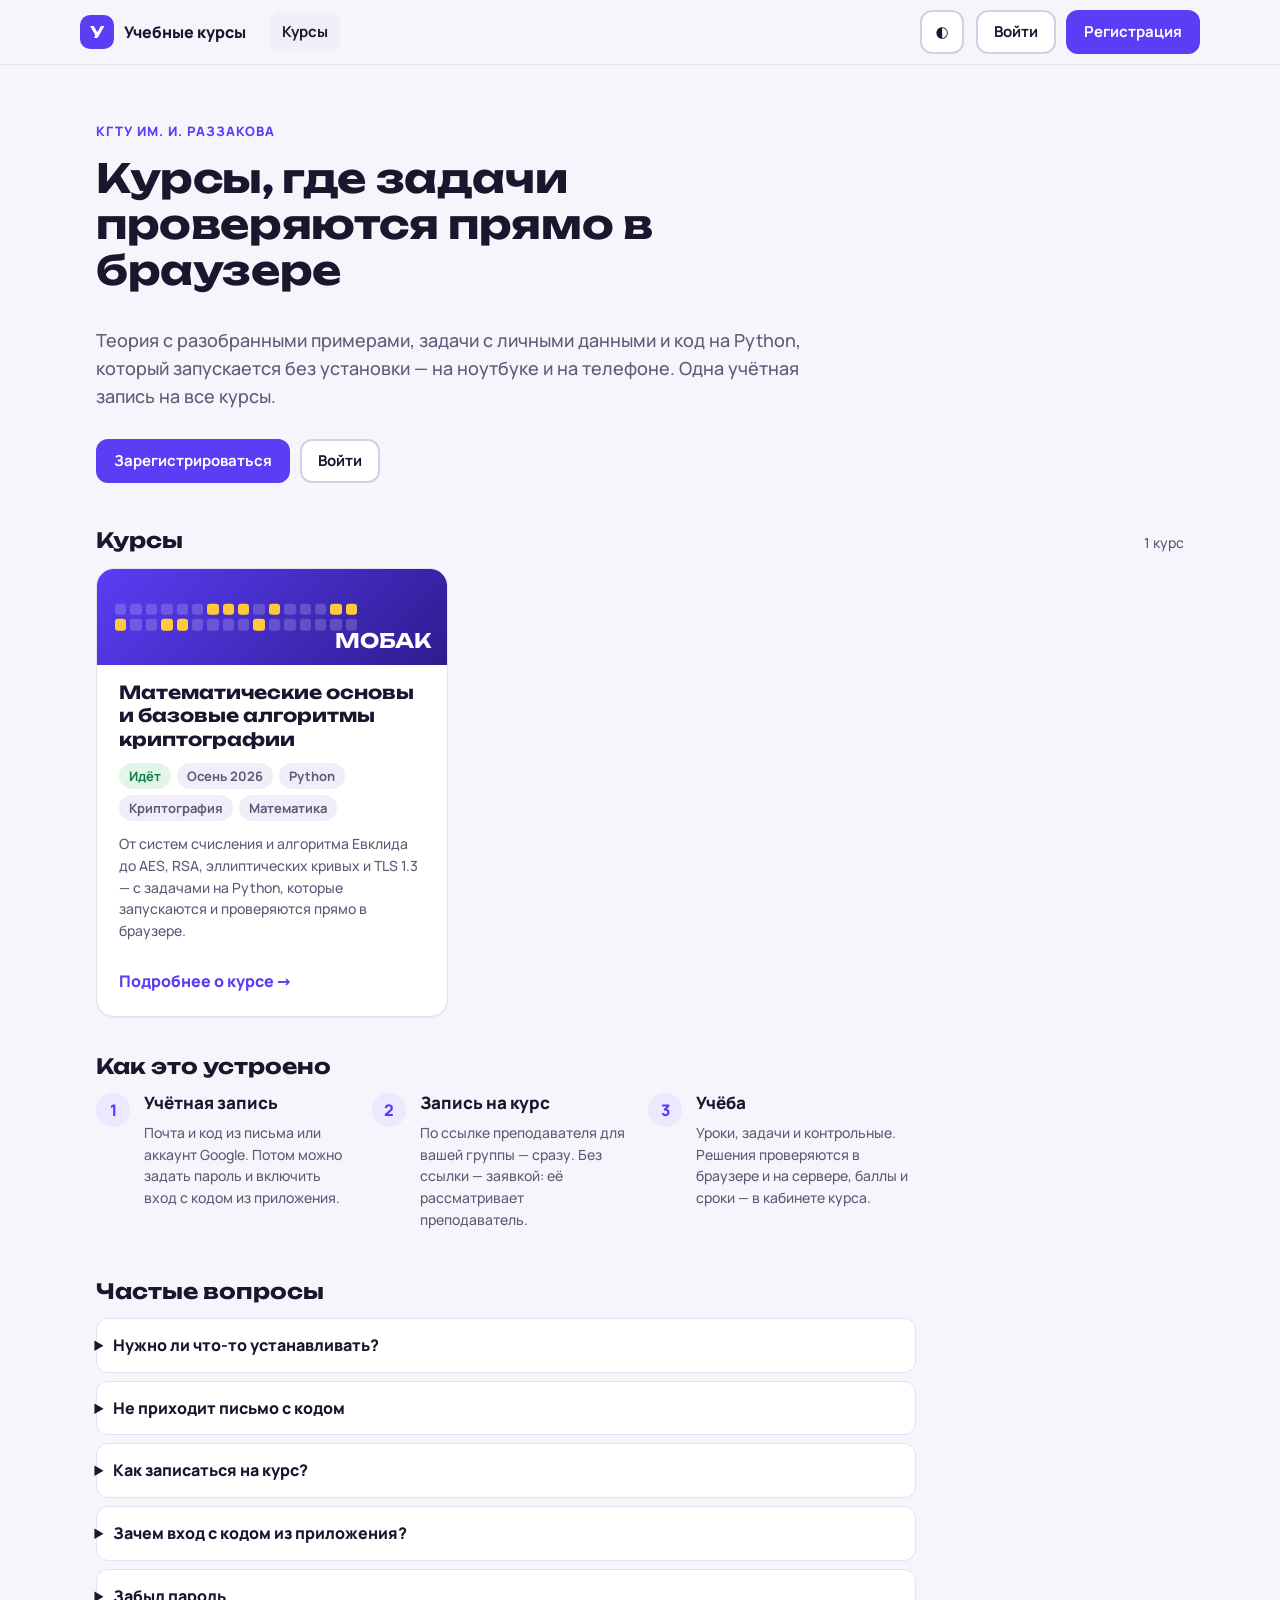
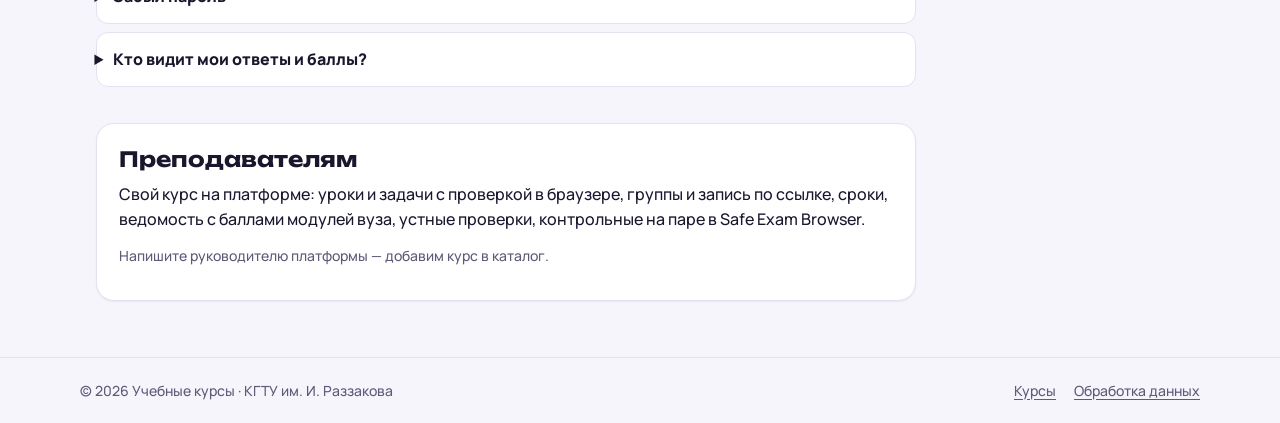
<file: index.html>
<!doctype html>
<html lang="ru" data-page="home">
<head>
<meta charset="utf-8">
<meta name="viewport" content="width=device-width, initial-scale=1">
<link rel="icon" href="data:image/svg+xml,%3Csvg xmlns=%22http://www.w3.org/2000/svg%22 viewBox=%220 0 32 32%22%3E%3Crect width=%2232%22 height=%2232%22 rx=%228%22 fill=%22%235b3df5%22/%3E%3Crect x=%227%22 y=%227%22 width=%228%22 height=%228%22 rx=%222%22 fill=%22%23ffc93c%22/%3E%3Crect x=%2217%22 y=%2217%22 width=%228%22 height=%228%22 rx=%222%22 fill=%22%23ffc93c%22/%3E%3Crect x=%2217%22 y=%227%22 width=%228%22 height=%228%22 rx=%222%22 fill=%22%23fff%22 opacity=%22.3%22/%3E%3Crect x=%227%22 y=%2217%22 width=%228%22 height=%228%22 rx=%222%22 fill=%22%23fff%22 opacity=%22.3%22/%3E%3C/svg%3E">
<meta http-equiv="Content-Security-Policy" content="default-src 'self'; script-src 'self' https://challenges.cloudflare.com; style-src 'self' 'unsafe-inline'; img-src 'self' data:; font-src 'self'; connect-src 'self' https://tdyxkkylfhqpvdlbpwzs.supabase.co wss://tdyxkkylfhqpvdlbpwzs.supabase.co https://api.pwnedpasswords.com; frame-src https://challenges.cloudflare.com; base-uri 'self'; form-action 'self'; object-src 'none'">
<meta name="referrer" content="no-referrer">
<title>Учебные курсы</title>
<meta name="description" content="Учебные курсы: каталог, запись и обучение с задачами, которые проверяются прямо в браузере.">
<link rel="stylesheet" href="assets/fonts/platform.css">
<link rel="stylesheet" href="platform.css">
<script src="vendor/supabase-js-2.45.4.min.js" integrity="sha384-GFr3yTh5lJznCbZfpTtXnwboFsxqtTQoeTZCRHhE0579KrRmlCzen5AA8ohaB5ug" crossorigin="anonymous" referrerpolicy="no-referrer"></script>
<script src="platform.js"></script>
<script src="home.js" defer></script>
</head>
<body>
<a class="sr-skip" href="#main">К содержимому</a>
<header id="top"></header>
<main id="main" tabindex="-1"><div class="loading">Загрузка…</div></main>
<footer id="foot"></footer>
</body>
</html>
</file>
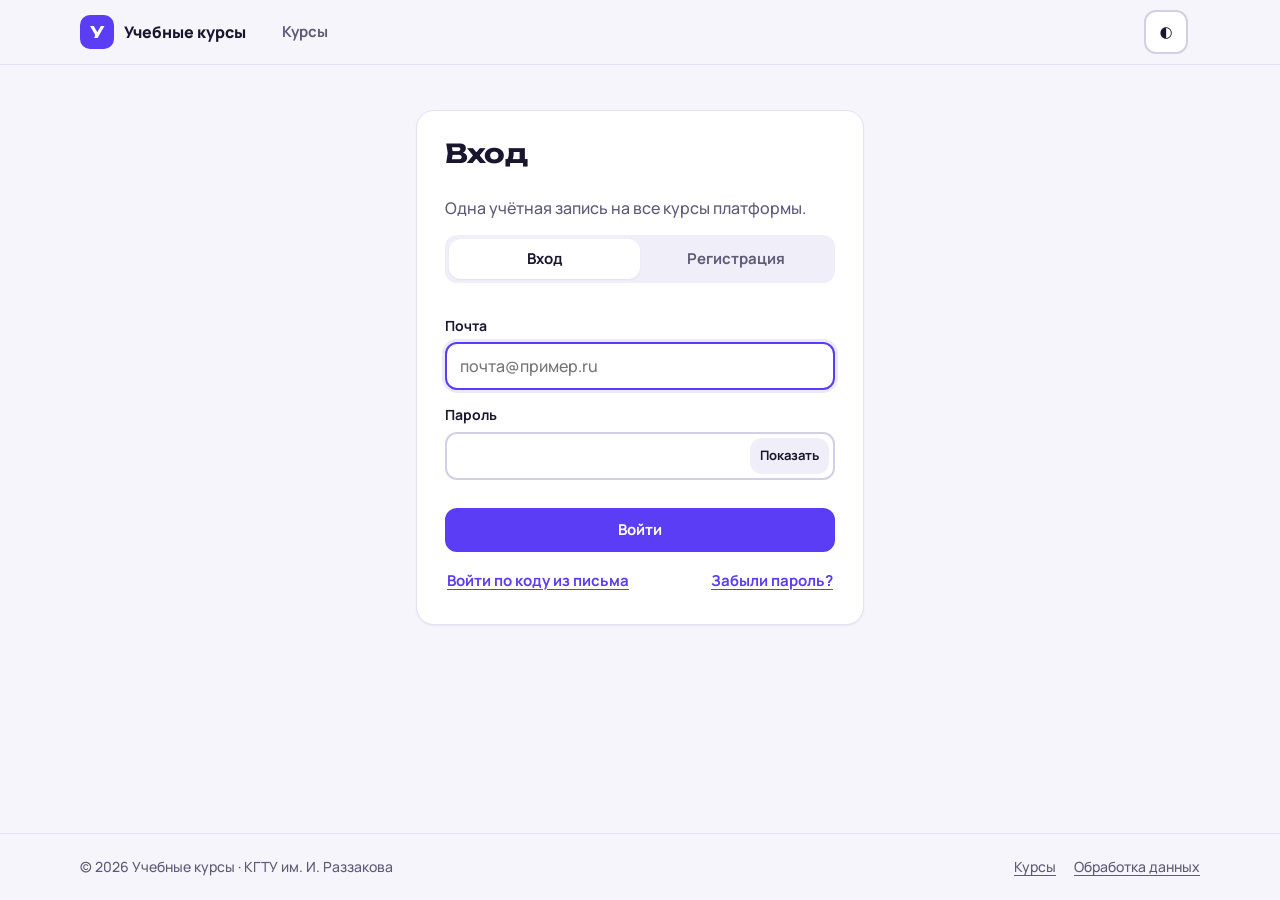
<file: account.html>
<!doctype html>
<html lang="ru" data-page="account">
<head>
<meta charset="utf-8">
<meta name="viewport" content="width=device-width, initial-scale=1">
<link rel="icon" href="data:image/svg+xml,%3Csvg xmlns=%22http://www.w3.org/2000/svg%22 viewBox=%220 0 32 32%22%3E%3Crect width=%2232%22 height=%2232%22 rx=%228%22 fill=%22%235b3df5%22/%3E%3Crect x=%227%22 y=%227%22 width=%228%22 height=%228%22 rx=%222%22 fill=%22%23ffc93c%22/%3E%3Crect x=%2217%22 y=%2217%22 width=%228%22 height=%228%22 rx=%222%22 fill=%22%23ffc93c%22/%3E%3Crect x=%2217%22 y=%227%22 width=%228%22 height=%228%22 rx=%222%22 fill=%22%23fff%22 opacity=%22.3%22/%3E%3Crect x=%227%22 y=%2217%22 width=%228%22 height=%228%22 rx=%222%22 fill=%22%23fff%22 opacity=%22.3%22/%3E%3C/svg%3E">
<meta http-equiv="Content-Security-Policy" content="default-src 'self'; script-src 'self' https://challenges.cloudflare.com; style-src 'self' 'unsafe-inline'; img-src 'self' data:; font-src 'self'; connect-src 'self' https://tdyxkkylfhqpvdlbpwzs.supabase.co wss://tdyxkkylfhqpvdlbpwzs.supabase.co https://api.pwnedpasswords.com; frame-src https://challenges.cloudflare.com; base-uri 'self'; form-action 'self'; object-src 'none'">
<meta name="referrer" content="no-referrer">
<title>Аккаунт и безопасность</title>
<meta name="description" content="Профиль, пароль, двухфакторная аутентификация и сеансы.">
<link rel="stylesheet" href="assets/fonts/platform.css">
<link rel="stylesheet" href="platform.css">
<script src="vendor/supabase-js-2.45.4.min.js" integrity="sha384-GFr3yTh5lJznCbZfpTtXnwboFsxqtTQoeTZCRHhE0579KrRmlCzen5AA8ohaB5ug" crossorigin="anonymous" referrerpolicy="no-referrer"></script>
<script src="platform.js"></script>
<script src="account.js" defer></script>
</head>
<body>
<a class="sr-skip" href="#main">К содержимому</a>
<header id="top"></header>
<main id="main" tabindex="-1"><div class="loading">Загрузка…</div></main>
<footer id="foot"></footer>
</body>
</html>
</file>
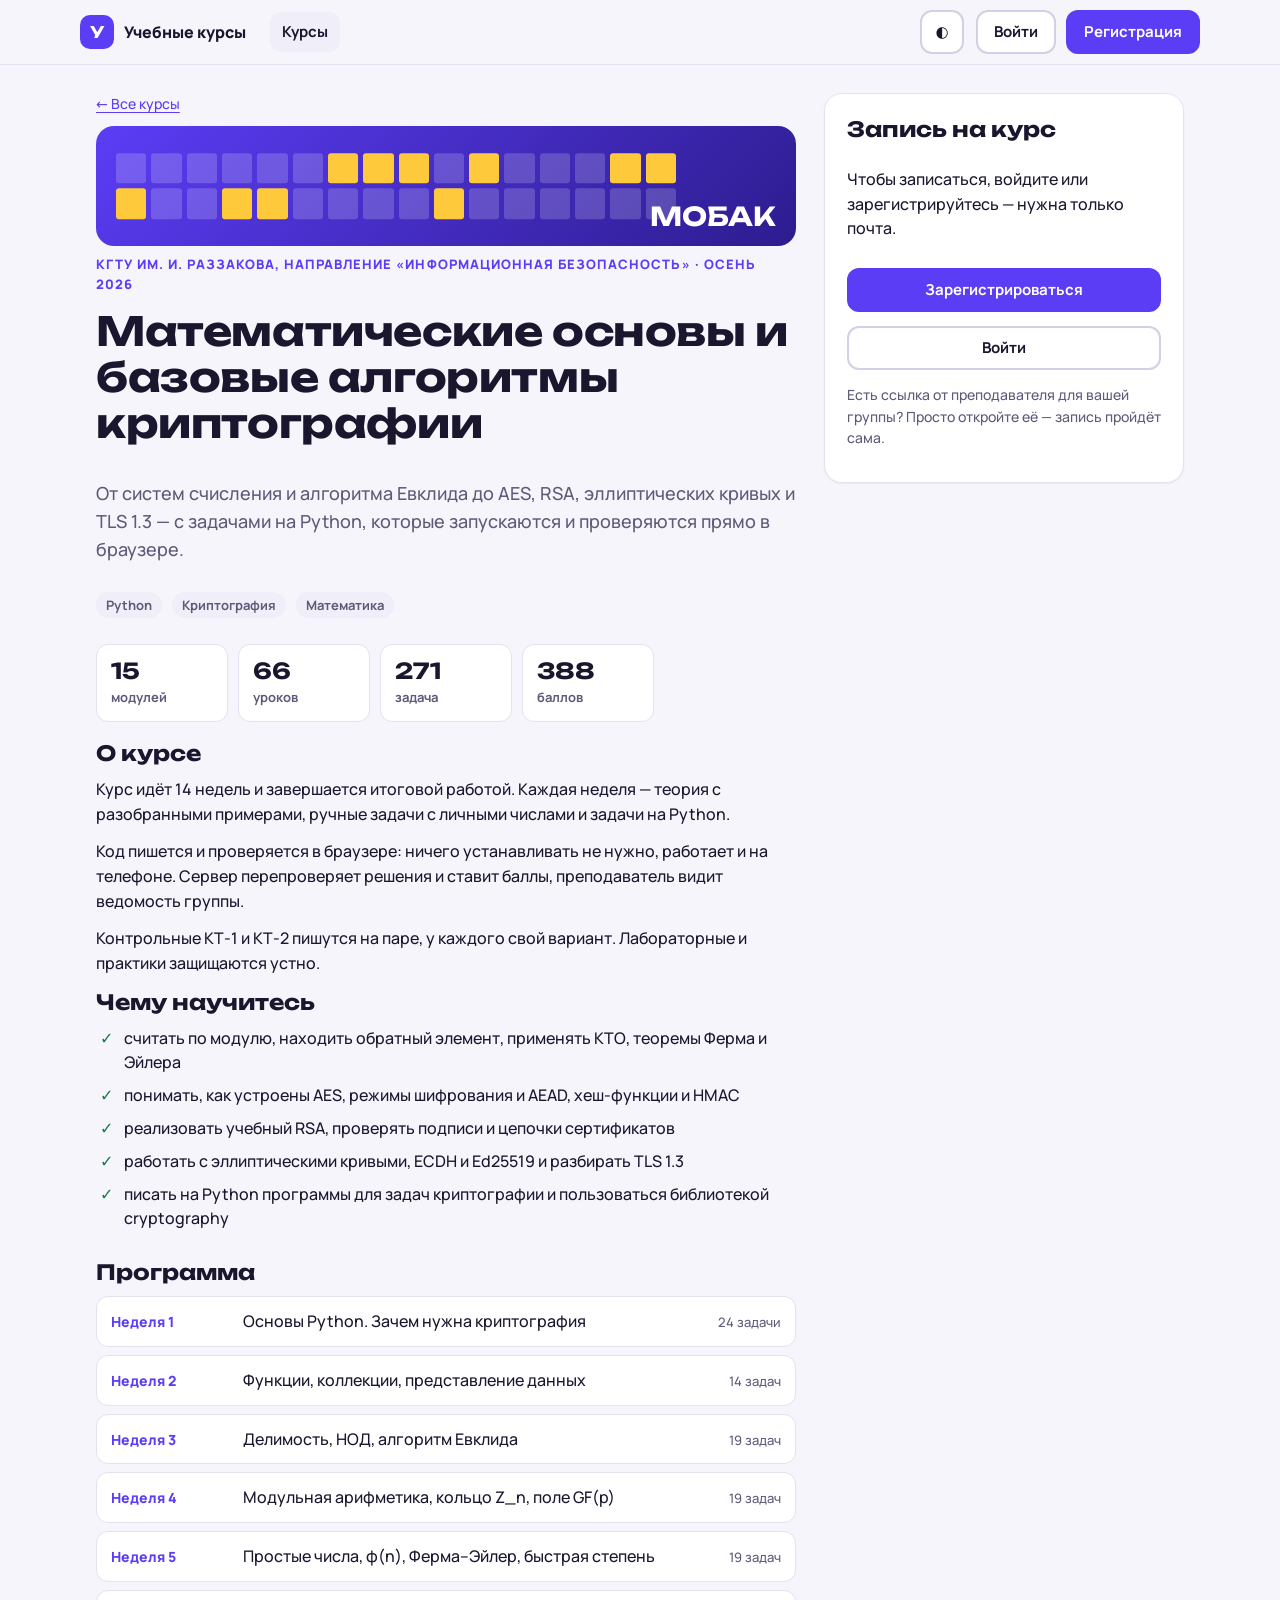
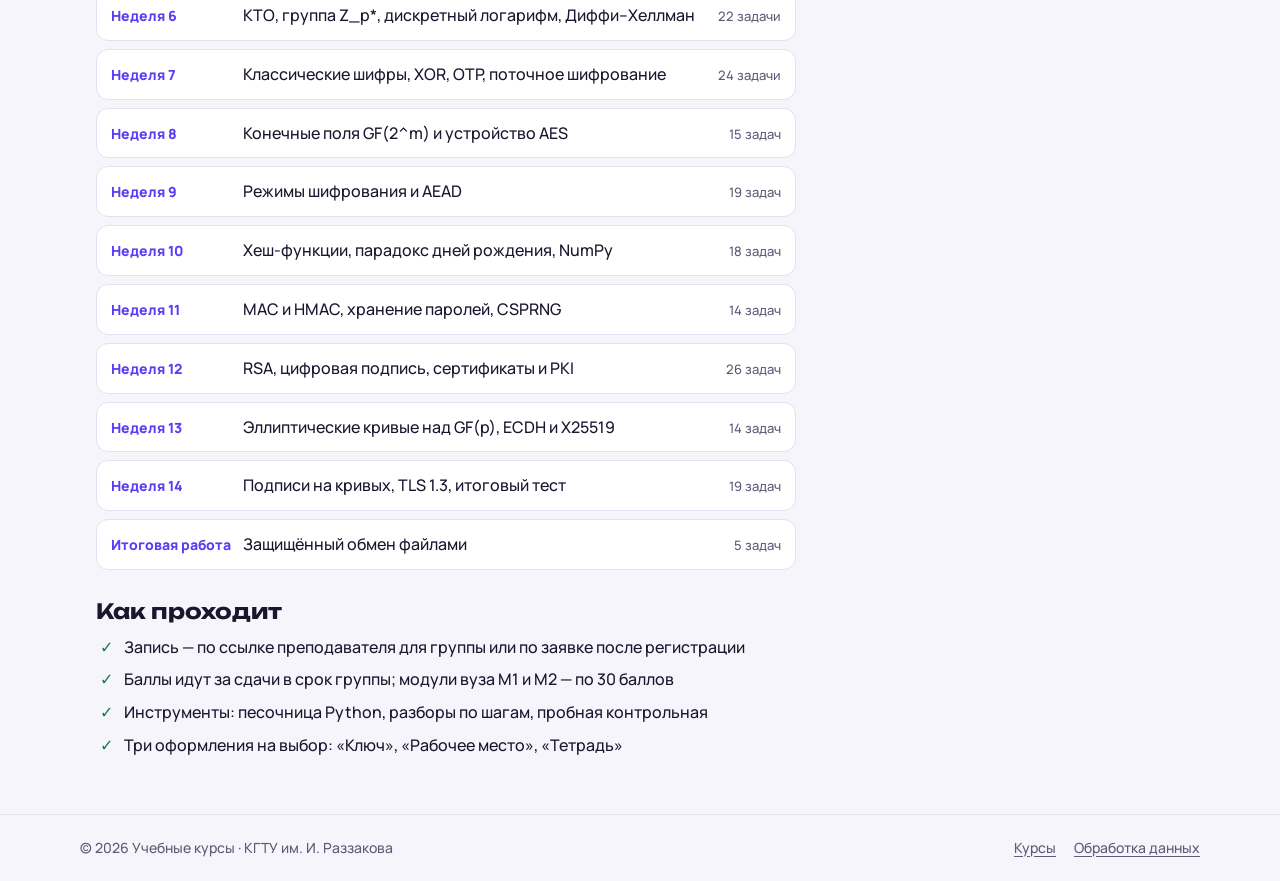
<file: course.html>
<!doctype html>
<html lang="ru" data-page="course">
<head>
<meta charset="utf-8">
<meta name="viewport" content="width=device-width, initial-scale=1">
<link rel="icon" href="data:image/svg+xml,%3Csvg xmlns=%22http://www.w3.org/2000/svg%22 viewBox=%220 0 32 32%22%3E%3Crect width=%2232%22 height=%2232%22 rx=%228%22 fill=%22%235b3df5%22/%3E%3Crect x=%227%22 y=%227%22 width=%228%22 height=%228%22 rx=%222%22 fill=%22%23ffc93c%22/%3E%3Crect x=%2217%22 y=%2217%22 width=%228%22 height=%228%22 rx=%222%22 fill=%22%23ffc93c%22/%3E%3Crect x=%2217%22 y=%227%22 width=%228%22 height=%228%22 rx=%222%22 fill=%22%23fff%22 opacity=%22.3%22/%3E%3Crect x=%227%22 y=%2217%22 width=%228%22 height=%228%22 rx=%222%22 fill=%22%23fff%22 opacity=%22.3%22/%3E%3C/svg%3E">
<meta http-equiv="Content-Security-Policy" content="default-src 'self'; script-src 'self' https://challenges.cloudflare.com; style-src 'self' 'unsafe-inline'; img-src 'self' data:; font-src 'self'; connect-src 'self' https://tdyxkkylfhqpvdlbpwzs.supabase.co wss://tdyxkkylfhqpvdlbpwzs.supabase.co https://api.pwnedpasswords.com; frame-src https://challenges.cloudflare.com; base-uri 'self'; form-action 'self'; object-src 'none'">
<meta name="referrer" content="no-referrer">
<title>Курс</title>
<meta name="description" content="Описание курса, программа и запись.">
<link rel="stylesheet" href="assets/fonts/platform.css">
<link rel="stylesheet" href="platform.css">
<script src="vendor/supabase-js-2.45.4.min.js" integrity="sha384-GFr3yTh5lJznCbZfpTtXnwboFsxqtTQoeTZCRHhE0579KrRmlCzen5AA8ohaB5ug" crossorigin="anonymous" referrerpolicy="no-referrer"></script>
<script src="platform.js"></script>
<script src="course.js" defer></script>
</head>
<body>
<a class="sr-skip" href="#main">К содержимому</a>
<header id="top"></header>
<main id="main" tabindex="-1"><div class="loading">Загрузка…</div></main>
<footer id="foot"></footer>
</body>
</html>
</file>
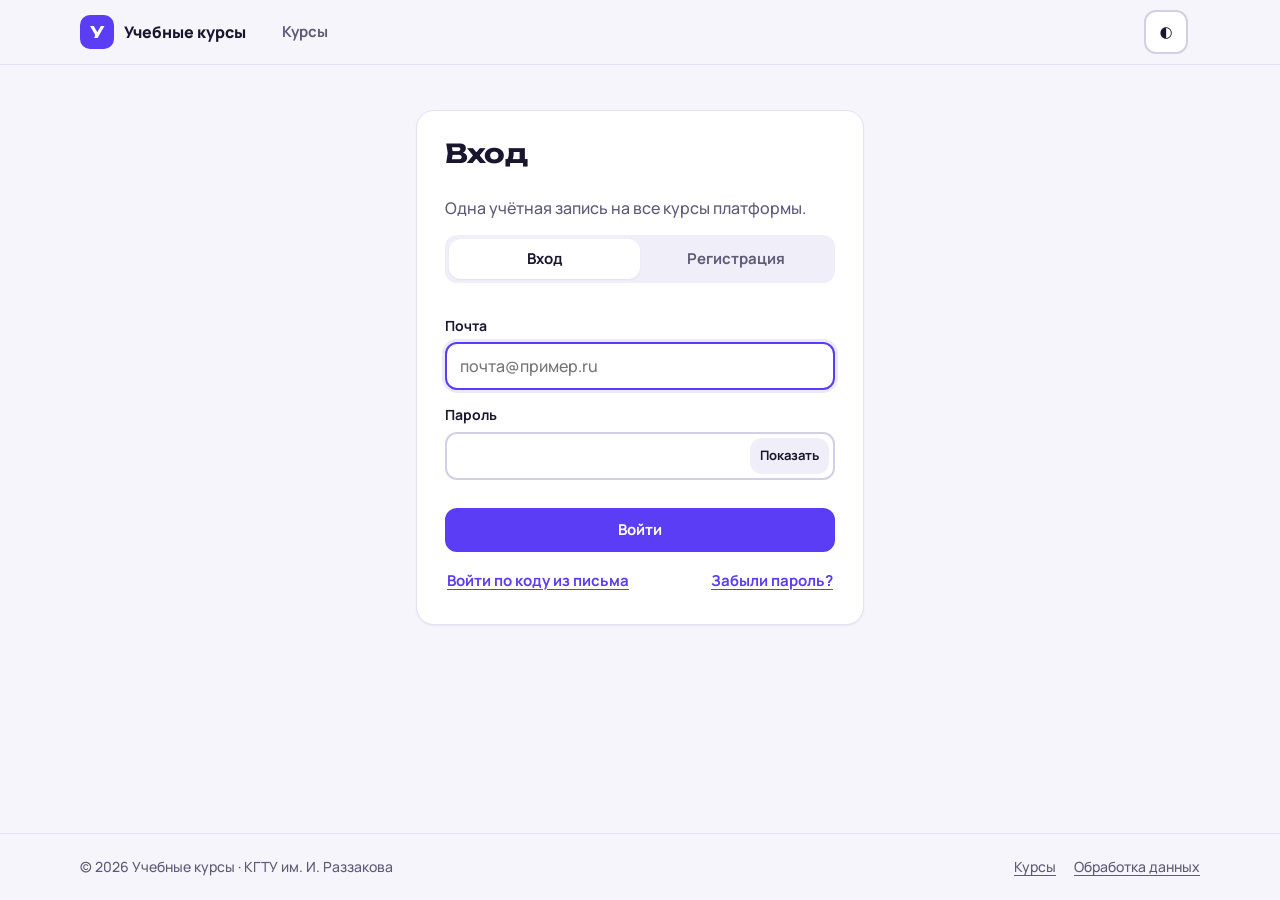
<file: login.html>
<!doctype html>
<html lang="ru" data-page="login">
<head>
<meta charset="utf-8">
<meta name="viewport" content="width=device-width, initial-scale=1">
<link rel="icon" href="data:image/svg+xml,%3Csvg xmlns=%22http://www.w3.org/2000/svg%22 viewBox=%220 0 32 32%22%3E%3Crect width=%2232%22 height=%2232%22 rx=%228%22 fill=%22%235b3df5%22/%3E%3Crect x=%227%22 y=%227%22 width=%228%22 height=%228%22 rx=%222%22 fill=%22%23ffc93c%22/%3E%3Crect x=%2217%22 y=%2217%22 width=%228%22 height=%228%22 rx=%222%22 fill=%22%23ffc93c%22/%3E%3Crect x=%2217%22 y=%227%22 width=%228%22 height=%228%22 rx=%222%22 fill=%22%23fff%22 opacity=%22.3%22/%3E%3Crect x=%227%22 y=%2217%22 width=%228%22 height=%228%22 rx=%222%22 fill=%22%23fff%22 opacity=%22.3%22/%3E%3C/svg%3E">
<meta http-equiv="Content-Security-Policy" content="default-src 'self'; script-src 'self' https://challenges.cloudflare.com; style-src 'self' 'unsafe-inline'; img-src 'self' data:; font-src 'self'; connect-src 'self' https://tdyxkkylfhqpvdlbpwzs.supabase.co wss://tdyxkkylfhqpvdlbpwzs.supabase.co https://api.pwnedpasswords.com; frame-src https://challenges.cloudflare.com; base-uri 'self'; form-action 'self'; object-src 'none'">
<meta name="referrer" content="no-referrer">
<title>Вход и регистрация</title>
<meta name="description" content="Вход и регистрация на учебной платформе.">
<link rel="stylesheet" href="assets/fonts/platform.css">
<link rel="stylesheet" href="platform.css">
<script src="vendor/supabase-js-2.45.4.min.js" integrity="sha384-GFr3yTh5lJznCbZfpTtXnwboFsxqtTQoeTZCRHhE0579KrRmlCzen5AA8ohaB5ug" crossorigin="anonymous" referrerpolicy="no-referrer"></script>
<script src="platform.js"></script>
<script src="login.js" defer></script>
</head>
<body>
<a class="sr-skip" href="#main">К содержимому</a>
<header id="top"></header>
<main id="main" tabindex="-1"><div class="loading">Загрузка…</div></main>
<footer id="foot"></footer>
</body>
</html>
</file>
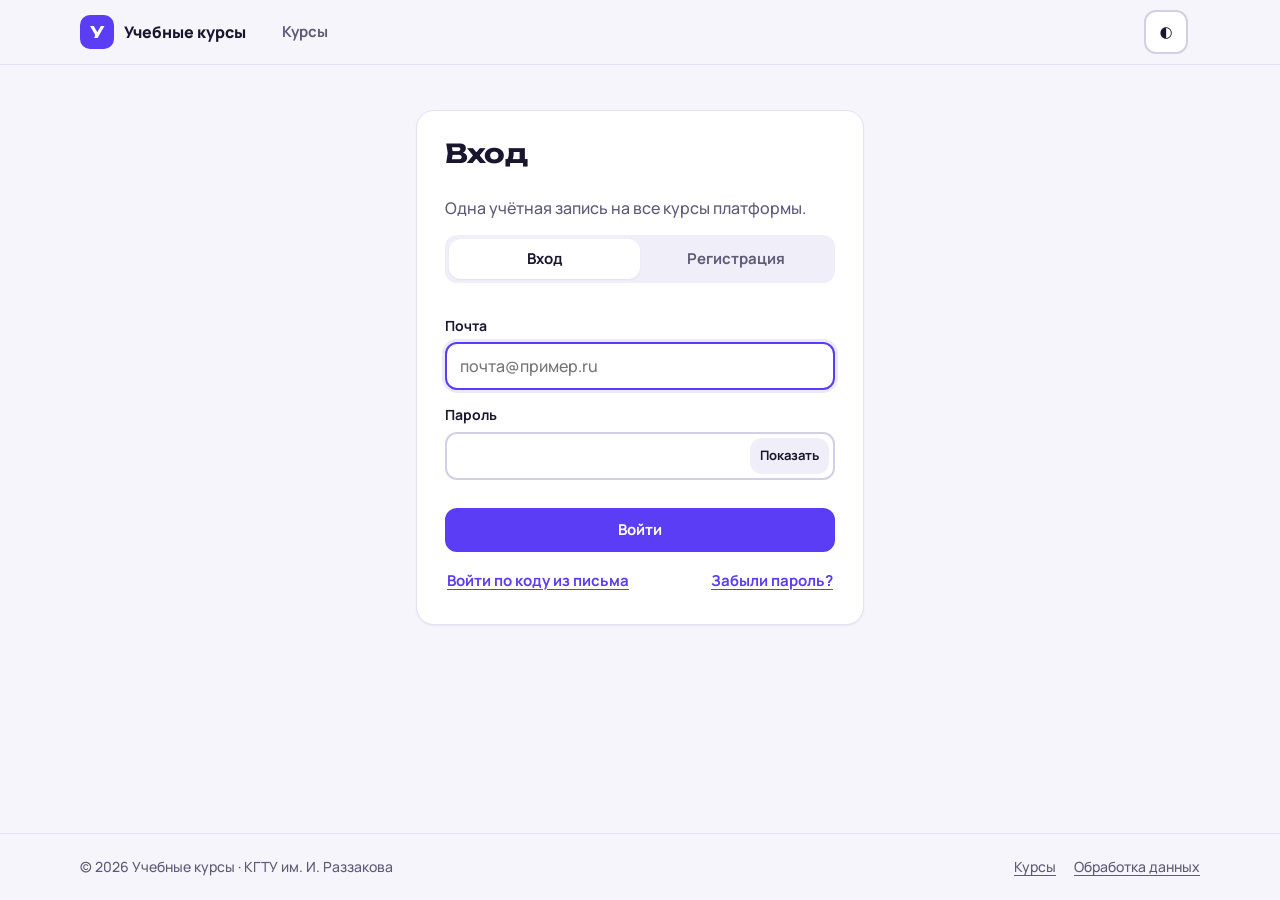
<file: manage.html>
<!doctype html>
<html lang="ru" data-page="manage">
<head>
<meta charset="utf-8">
<meta name="viewport" content="width=device-width, initial-scale=1">
<link rel="icon" href="data:image/svg+xml,%3Csvg xmlns=%22http://www.w3.org/2000/svg%22 viewBox=%220 0 32 32%22%3E%3Crect width=%2232%22 height=%2232%22 rx=%228%22 fill=%22%235b3df5%22/%3E%3Crect x=%227%22 y=%227%22 width=%228%22 height=%228%22 rx=%222%22 fill=%22%23ffc93c%22/%3E%3Crect x=%2217%22 y=%2217%22 width=%228%22 height=%228%22 rx=%222%22 fill=%22%23ffc93c%22/%3E%3Crect x=%2217%22 y=%227%22 width=%228%22 height=%228%22 rx=%222%22 fill=%22%23fff%22 opacity=%22.3%22/%3E%3Crect x=%227%22 y=%2217%22 width=%228%22 height=%228%22 rx=%222%22 fill=%22%23fff%22 opacity=%22.3%22/%3E%3C/svg%3E">
<meta http-equiv="Content-Security-Policy" content="default-src 'self'; script-src 'self' https://challenges.cloudflare.com; style-src 'self' 'unsafe-inline'; img-src 'self' data:; font-src 'self'; connect-src 'self' https://tdyxkkylfhqpvdlbpwzs.supabase.co wss://tdyxkkylfhqpvdlbpwzs.supabase.co https://api.pwnedpasswords.com; frame-src https://challenges.cloudflare.com; base-uri 'self'; form-action 'self'; object-src 'none'">
<meta name="referrer" content="no-referrer">
<title>Управление платформой</title>
<meta name="description" content="Каталог курсов и настройки платформы.">
<link rel="stylesheet" href="assets/fonts/platform.css">
<link rel="stylesheet" href="platform.css">
<script src="vendor/supabase-js-2.45.4.min.js" integrity="sha384-GFr3yTh5lJznCbZfpTtXnwboFsxqtTQoeTZCRHhE0579KrRmlCzen5AA8ohaB5ug" crossorigin="anonymous" referrerpolicy="no-referrer"></script>
<script src="platform.js"></script>
<script src="manage.js" defer></script>
</head>
<body>
<a class="sr-skip" href="#main">К содержимому</a>
<header id="top"></header>
<main id="main" tabindex="-1"><div class="loading">Загрузка…</div></main>
<footer id="foot"></footer>
</body>
</html>
</file>
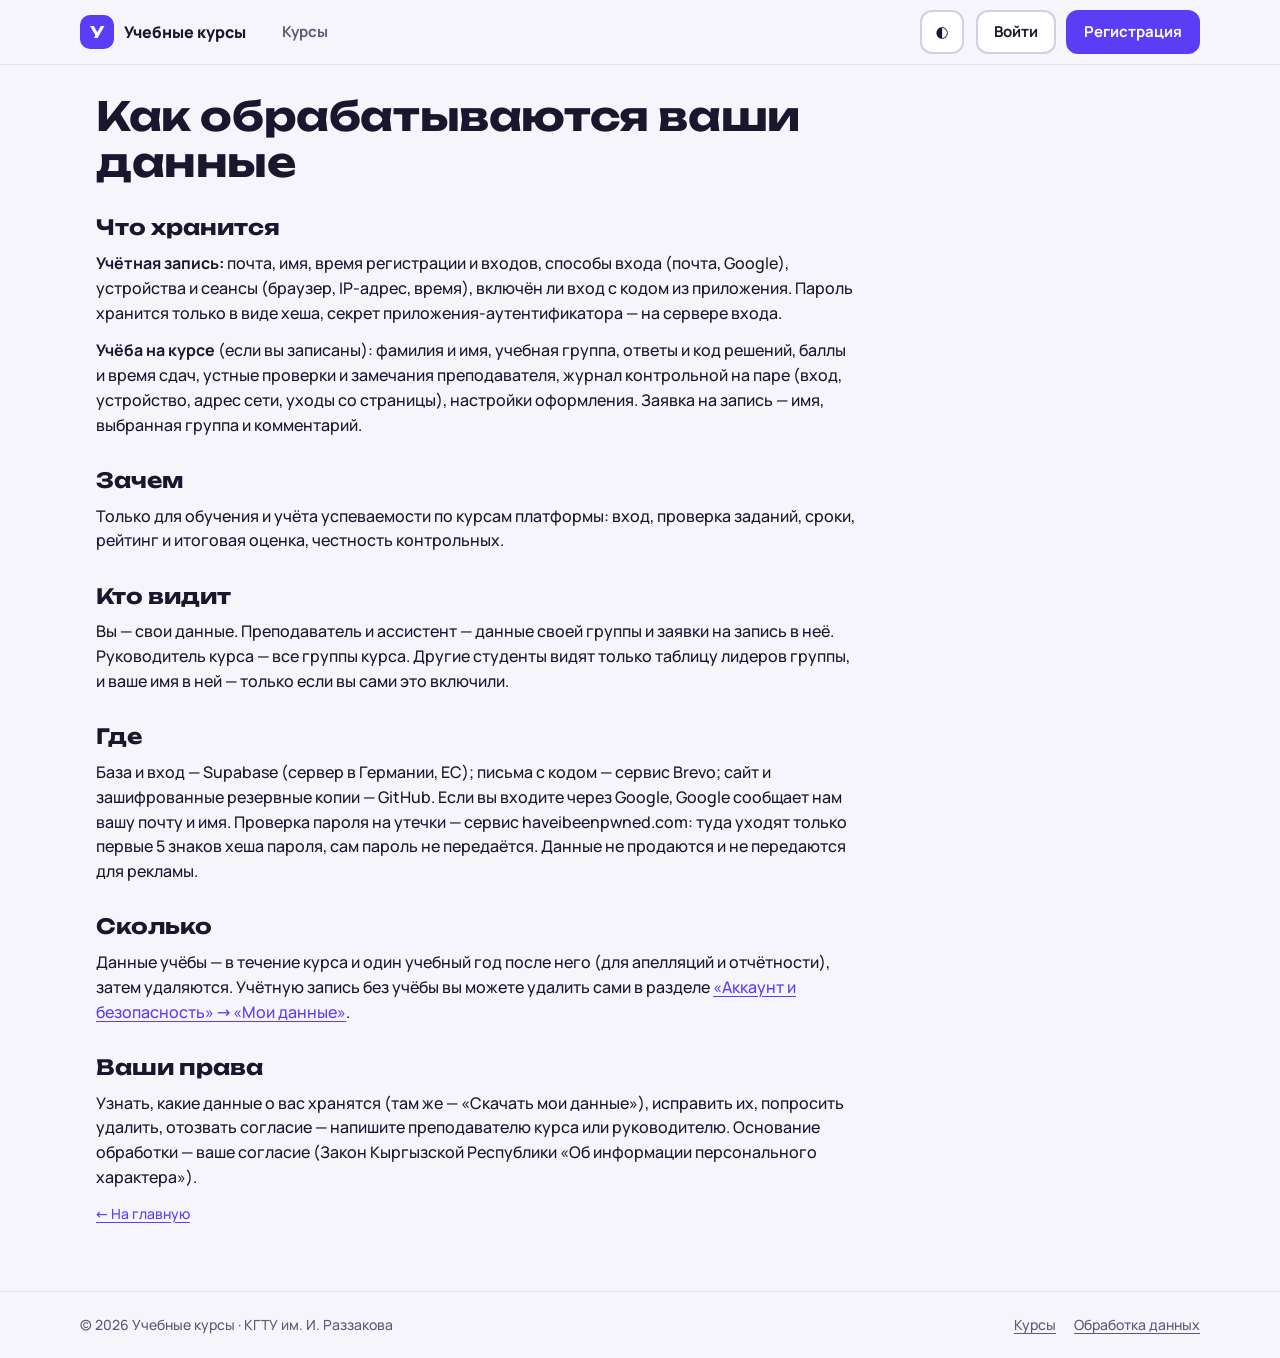
<file: privacy.html>
<!doctype html>
<html lang="ru" data-page="privacy">
<head>
<meta charset="utf-8">
<meta name="viewport" content="width=device-width, initial-scale=1">
<link rel="icon" href="data:image/svg+xml,%3Csvg xmlns=%22http://www.w3.org/2000/svg%22 viewBox=%220 0 32 32%22%3E%3Crect width=%2232%22 height=%2232%22 rx=%228%22 fill=%22%235b3df5%22/%3E%3Crect x=%227%22 y=%227%22 width=%228%22 height=%228%22 rx=%222%22 fill=%22%23ffc93c%22/%3E%3Crect x=%2217%22 y=%2217%22 width=%228%22 height=%228%22 rx=%222%22 fill=%22%23ffc93c%22/%3E%3Crect x=%2217%22 y=%227%22 width=%228%22 height=%228%22 rx=%222%22 fill=%22%23fff%22 opacity=%22.3%22/%3E%3Crect x=%227%22 y=%2217%22 width=%228%22 height=%228%22 rx=%222%22 fill=%22%23fff%22 opacity=%22.3%22/%3E%3C/svg%3E">
<meta http-equiv="Content-Security-Policy" content="default-src 'self'; script-src 'self' https://challenges.cloudflare.com; style-src 'self' 'unsafe-inline'; img-src 'self' data:; font-src 'self'; connect-src 'self' https://tdyxkkylfhqpvdlbpwzs.supabase.co wss://tdyxkkylfhqpvdlbpwzs.supabase.co https://api.pwnedpasswords.com; frame-src https://challenges.cloudflare.com; base-uri 'self'; form-action 'self'; object-src 'none'">
<meta name="referrer" content="no-referrer">
<title>Обработка данных</title>
<meta name="description" content="Какие данные хранит учебная платформа, зачем и кто их видит.">
<link rel="stylesheet" href="assets/fonts/platform.css">
<link rel="stylesheet" href="platform.css">
<script src="vendor/supabase-js-2.45.4.min.js" integrity="sha384-GFr3yTh5lJznCbZfpTtXnwboFsxqtTQoeTZCRHhE0579KrRmlCzen5AA8ohaB5ug" crossorigin="anonymous" referrerpolicy="no-referrer"></script>
<script src="platform.js"></script>
<script src="privacy.js" defer></script>
</head>
<body>
<a class="sr-skip" href="#main">К содержимому</a>
<header id="top"></header>
<main id="main" tabindex="-1"><div class="loading">Загрузка…</div></main>
<footer id="foot"></footer>
</body>
</html>
</file>
<file: assets/fonts/platform.css>
@font-face {
  font-family: 'Manrope';
  font-style: normal;
  font-display: swap;
  font-weight: 400;
  src: url(manrope-cyrillic-ext-400-normal.woff2) format('woff2');
  unicode-range: U+0460-052F,U+1C80-1C8A,U+20B4,U+2DE0-2DFF,U+A640-A69F,U+FE2E-FE2F;
}
@font-face {
  font-family: 'Manrope';
  font-style: normal;
  font-display: swap;
  font-weight: 400;
  src: url(manrope-cyrillic-400-normal.woff2) format('woff2');
  unicode-range: U+0301,U+0400-045F,U+0490-0491,U+04B0-04B1,U+2116;
}
@font-face {
  font-family: 'Manrope';
  font-style: normal;
  font-display: swap;
  font-weight: 400;
  src: url(manrope-greek-400-normal.woff2) format('woff2');
  unicode-range: U+0370-0377,U+037A-037F,U+0384-038A,U+038C,U+038E-03A1,U+03A3-03FF;
}
@font-face {
  font-family: 'Manrope';
  font-style: normal;
  font-display: swap;
  font-weight: 400;
  src: url(manrope-latin-ext-400-normal.woff2) format('woff2');
  unicode-range: U+0100-02BA,U+02BD-02C5,U+02C7-02CC,U+02CE-02D7,U+02DD-02FF,U+0304,U+0308,U+0329,U+1D00-1DBF,U+1E00-1E9F,U+1EF2-1EFF,U+2020,U+20A0-20AB,U+20AD-20C0,U+2113,U+2C60-2C7F,U+A720-A7FF;
}
@font-face {
  font-family: 'Manrope';
  font-style: normal;
  font-display: swap;
  font-weight: 400;
  src: url(manrope-latin-400-normal.woff2) format('woff2');
  unicode-range: U+0000-00FF,U+0131,U+0152-0153,U+02BB-02BC,U+02C6,U+02DA,U+02DC,U+0304,U+0308,U+0329,U+2000-206F,U+20AC,U+2122,U+2191,U+2193,U+2212,U+2215,U+FEFF,U+FFFD;
}
@font-face {
  font-family: 'Manrope';
  font-style: normal;
  font-display: swap;
  font-weight: 500;
  src: url(manrope-cyrillic-ext-500-normal.woff2) format('woff2');
  unicode-range: U+0460-052F,U+1C80-1C8A,U+20B4,U+2DE0-2DFF,U+A640-A69F,U+FE2E-FE2F;
}
@font-face {
  font-family: 'Manrope';
  font-style: normal;
  font-display: swap;
  font-weight: 500;
  src: url(manrope-cyrillic-500-normal.woff2) format('woff2');
  unicode-range: U+0301,U+0400-045F,U+0490-0491,U+04B0-04B1,U+2116;
}
@font-face {
  font-family: 'Manrope';
  font-style: normal;
  font-display: swap;
  font-weight: 500;
  src: url(manrope-greek-500-normal.woff2) format('woff2');
  unicode-range: U+0370-0377,U+037A-037F,U+0384-038A,U+038C,U+038E-03A1,U+03A3-03FF;
}
@font-face {
  font-family: 'Manrope';
  font-style: normal;
  font-display: swap;
  font-weight: 500;
  src: url(manrope-latin-ext-500-normal.woff2) format('woff2');
  unicode-range: U+0100-02BA,U+02BD-02C5,U+02C7-02CC,U+02CE-02D7,U+02DD-02FF,U+0304,U+0308,U+0329,U+1D00-1DBF,U+1E00-1E9F,U+1EF2-1EFF,U+2020,U+20A0-20AB,U+20AD-20C0,U+2113,U+2C60-2C7F,U+A720-A7FF;
}
@font-face {
  font-family: 'Manrope';
  font-style: normal;
  font-display: swap;
  font-weight: 500;
  src: url(manrope-latin-500-normal.woff2) format('woff2');
  unicode-range: U+0000-00FF,U+0131,U+0152-0153,U+02BB-02BC,U+02C6,U+02DA,U+02DC,U+0304,U+0308,U+0329,U+2000-206F,U+20AC,U+2122,U+2191,U+2193,U+2212,U+2215,U+FEFF,U+FFFD;
}
@font-face {
  font-family: 'Manrope';
  font-style: normal;
  font-display: swap;
  font-weight: 600;
  src: url(manrope-cyrillic-ext-600-normal.woff2) format('woff2');
  unicode-range: U+0460-052F,U+1C80-1C8A,U+20B4,U+2DE0-2DFF,U+A640-A69F,U+FE2E-FE2F;
}
@font-face {
  font-family: 'Manrope';
  font-style: normal;
  font-display: swap;
  font-weight: 600;
  src: url(manrope-cyrillic-600-normal.woff2) format('woff2');
  unicode-range: U+0301,U+0400-045F,U+0490-0491,U+04B0-04B1,U+2116;
}
@font-face {
  font-family: 'Manrope';
  font-style: normal;
  font-display: swap;
  font-weight: 600;
  src: url(manrope-greek-600-normal.woff2) format('woff2');
  unicode-range: U+0370-0377,U+037A-037F,U+0384-038A,U+038C,U+038E-03A1,U+03A3-03FF;
}
@font-face {
  font-family: 'Manrope';
  font-style: normal;
  font-display: swap;
  font-weight: 600;
  src: url(manrope-latin-ext-600-normal.woff2) format('woff2');
  unicode-range: U+0100-02BA,U+02BD-02C5,U+02C7-02CC,U+02CE-02D7,U+02DD-02FF,U+0304,U+0308,U+0329,U+1D00-1DBF,U+1E00-1E9F,U+1EF2-1EFF,U+2020,U+20A0-20AB,U+20AD-20C0,U+2113,U+2C60-2C7F,U+A720-A7FF;
}
@font-face {
  font-family: 'Manrope';
  font-style: normal;
  font-display: swap;
  font-weight: 600;
  src: url(manrope-latin-600-normal.woff2) format('woff2');
  unicode-range: U+0000-00FF,U+0131,U+0152-0153,U+02BB-02BC,U+02C6,U+02DA,U+02DC,U+0304,U+0308,U+0329,U+2000-206F,U+20AC,U+2122,U+2191,U+2193,U+2212,U+2215,U+FEFF,U+FFFD;
}
@font-face {
  font-family: 'Manrope';
  font-style: normal;
  font-display: swap;
  font-weight: 700;
  src: url(manrope-cyrillic-ext-700-normal.woff2) format('woff2');
  unicode-range: U+0460-052F,U+1C80-1C8A,U+20B4,U+2DE0-2DFF,U+A640-A69F,U+FE2E-FE2F;
}
@font-face {
  font-family: 'Manrope';
  font-style: normal;
  font-display: swap;
  font-weight: 700;
  src: url(manrope-cyrillic-700-normal.woff2) format('woff2');
  unicode-range: U+0301,U+0400-045F,U+0490-0491,U+04B0-04B1,U+2116;
}
@font-face {
  font-family: 'Manrope';
  font-style: normal;
  font-display: swap;
  font-weight: 700;
  src: url(manrope-greek-700-normal.woff2) format('woff2');
  unicode-range: U+0370-0377,U+037A-037F,U+0384-038A,U+038C,U+038E-03A1,U+03A3-03FF;
}
@font-face {
  font-family: 'Manrope';
  font-style: normal;
  font-display: swap;
  font-weight: 700;
  src: url(manrope-latin-ext-700-normal.woff2) format('woff2');
  unicode-range: U+0100-02BA,U+02BD-02C5,U+02C7-02CC,U+02CE-02D7,U+02DD-02FF,U+0304,U+0308,U+0329,U+1D00-1DBF,U+1E00-1E9F,U+1EF2-1EFF,U+2020,U+20A0-20AB,U+20AD-20C0,U+2113,U+2C60-2C7F,U+A720-A7FF;
}
@font-face {
  font-family: 'Manrope';
  font-style: normal;
  font-display: swap;
  font-weight: 700;
  src: url(manrope-latin-700-normal.woff2) format('woff2');
  unicode-range: U+0000-00FF,U+0131,U+0152-0153,U+02BB-02BC,U+02C6,U+02DA,U+02DC,U+0304,U+0308,U+0329,U+2000-206F,U+20AC,U+2122,U+2191,U+2193,U+2212,U+2215,U+FEFF,U+FFFD;
}
@font-face {
  font-family: 'Manrope';
  font-style: normal;
  font-display: swap;
  font-weight: 800;
  src: url(manrope-cyrillic-ext-800-normal.woff2) format('woff2');
  unicode-range: U+0460-052F,U+1C80-1C8A,U+20B4,U+2DE0-2DFF,U+A640-A69F,U+FE2E-FE2F;
}
@font-face {
  font-family: 'Manrope';
  font-style: normal;
  font-display: swap;
  font-weight: 800;
  src: url(manrope-cyrillic-800-normal.woff2) format('woff2');
  unicode-range: U+0301,U+0400-045F,U+0490-0491,U+04B0-04B1,U+2116;
}
@font-face {
  font-family: 'Manrope';
  font-style: normal;
  font-display: swap;
  font-weight: 800;
  src: url(manrope-greek-800-normal.woff2) format('woff2');
  unicode-range: U+0370-0377,U+037A-037F,U+0384-038A,U+038C,U+038E-03A1,U+03A3-03FF;
}
@font-face {
  font-family: 'Manrope';
  font-style: normal;
  font-display: swap;
  font-weight: 800;
  src: url(manrope-latin-ext-800-normal.woff2) format('woff2');
  unicode-range: U+0100-02BA,U+02BD-02C5,U+02C7-02CC,U+02CE-02D7,U+02DD-02FF,U+0304,U+0308,U+0329,U+1D00-1DBF,U+1E00-1E9F,U+1EF2-1EFF,U+2020,U+20A0-20AB,U+20AD-20C0,U+2113,U+2C60-2C7F,U+A720-A7FF;
}
@font-face {
  font-family: 'Manrope';
  font-style: normal;
  font-display: swap;
  font-weight: 800;
  src: url(manrope-latin-800-normal.woff2) format('woff2');
  unicode-range: U+0000-00FF,U+0131,U+0152-0153,U+02BB-02BC,U+02C6,U+02DA,U+02DC,U+0304,U+0308,U+0329,U+2000-206F,U+20AC,U+2122,U+2191,U+2193,U+2212,U+2215,U+FEFF,U+FFFD;
}
@font-face {
  font-family: 'Unbounded';
  font-style: normal;
  font-display: swap;
  font-weight: 500;
  src: url(unbounded-cyrillic-ext-500-normal.woff2) format('woff2');
  unicode-range: U+0460-052F,U+1C80-1C8A,U+20B4,U+2DE0-2DFF,U+A640-A69F,U+FE2E-FE2F;
}
@font-face {
  font-family: 'Unbounded';
  font-style: normal;
  font-display: swap;
  font-weight: 500;
  src: url(unbounded-cyrillic-500-normal.woff2) format('woff2');
  unicode-range: U+0301,U+0400-045F,U+0490-0491,U+04B0-04B1,U+2116;
}
@font-face {
  font-family: 'Unbounded';
  font-style: normal;
  font-display: swap;
  font-weight: 500;
  src: url(unbounded-latin-ext-500-normal.woff2) format('woff2');
  unicode-range: U+0100-02BA,U+02BD-02C5,U+02C7-02CC,U+02CE-02D7,U+02DD-02FF,U+0304,U+0308,U+0329,U+1D00-1DBF,U+1E00-1E9F,U+1EF2-1EFF,U+2020,U+20A0-20AB,U+20AD-20C0,U+2113,U+2C60-2C7F,U+A720-A7FF;
}
@font-face {
  font-family: 'Unbounded';
  font-style: normal;
  font-display: swap;
  font-weight: 500;
  src: url(unbounded-latin-500-normal.woff2) format('woff2');
  unicode-range: U+0000-00FF,U+0131,U+0152-0153,U+02BB-02BC,U+02C6,U+02DA,U+02DC,U+0304,U+0308,U+0329,U+2000-206F,U+20AC,U+2122,U+2191,U+2193,U+2212,U+2215,U+FEFF,U+FFFD;
}
@font-face {
  font-family: 'Unbounded';
  font-style: normal;
  font-display: swap;
  font-weight: 700;
  src: url(unbounded-cyrillic-ext-700-normal.woff2) format('woff2');
  unicode-range: U+0460-052F,U+1C80-1C8A,U+20B4,U+2DE0-2DFF,U+A640-A69F,U+FE2E-FE2F;
}
@font-face {
  font-family: 'Unbounded';
  font-style: normal;
  font-display: swap;
  font-weight: 700;
  src: url(unbounded-cyrillic-700-normal.woff2) format('woff2');
  unicode-range: U+0301,U+0400-045F,U+0490-0491,U+04B0-04B1,U+2116;
}
@font-face {
  font-family: 'Unbounded';
  font-style: normal;
  font-display: swap;
  font-weight: 700;
  src: url(unbounded-latin-ext-700-normal.woff2) format('woff2');
  unicode-range: U+0100-02BA,U+02BD-02C5,U+02C7-02CC,U+02CE-02D7,U+02DD-02FF,U+0304,U+0308,U+0329,U+1D00-1DBF,U+1E00-1E9F,U+1EF2-1EFF,U+2020,U+20A0-20AB,U+20AD-20C0,U+2113,U+2C60-2C7F,U+A720-A7FF;
}
@font-face {
  font-family: 'Unbounded';
  font-style: normal;
  font-display: swap;
  font-weight: 700;
  src: url(unbounded-latin-700-normal.woff2) format('woff2');
  unicode-range: U+0000-00FF,U+0131,U+0152-0153,U+02BB-02BC,U+02C6,U+02DA,U+02DC,U+0304,U+0308,U+0329,U+2000-206F,U+20AC,U+2122,U+2191,U+2193,U+2212,U+2215,U+FEFF,U+FFFD;
}
</file>
<file: platform.css>
/* Страницы платформы (каталог, курс, вход, аккаунт): одно оформление, не зависит от выбора оформления внутри курса.
   Токены — как у оформления «Ключ» курса МОБАК; тёмная тема — по системе или по кнопке в шапке (kp-theme). */
:root {
  --bg: #f6f5fb; --panel: #ffffff; --panel2: #f0eef8; --text: #19162e; --muted: #5e5a78; --line: #e4e1f0; --line2: #d3cfe4;
  --accent: #5b3df5; --accent-hover: #4a2ee0; --accent-soft: #ece8ff; --on-accent: #ffffff;
  --ok: #107c46; --ok-soft: #e1f5e9; --warn: #9a5a00; --warn-soft: #fcf0d9; --bad: #c1363a; --bad-soft: #fde8e8;
  --bit: #ffc93c;
  --font: "Manrope", system-ui, -apple-system, "Segoe UI", Roboto, sans-serif; --display: "Unbounded", "Manrope", system-ui, sans-serif;
  --r: 18px; --r-sm: 12px; --shadow: 0 1px 2px rgba(25,22,46,.06); --shadow-lg: 0 16px 40px rgba(25,22,46,.18);
  color-scheme: light;
}
@media (prefers-color-scheme: dark) { :root:not([data-theme="light"]) {
  --bg: #110f1e; --panel: #1a1730; --panel2: #221e3b; --text: #eceaf6; --muted: #a29fba; --line: #2e2a48; --line2: #3b3659;
  --accent: #9d8cff; --accent-hover: #b3a6ff; --accent-soft: #2a2450; --on-accent: #110f1e;
  --ok: #4cd68a; --ok-soft: #173627; --warn: #f0b356; --warn-soft: #3a2d16; --bad: #ff7a7e; --bad-soft: #3d1d24;
  --shadow: none; --shadow-lg: 0 16px 40px rgba(0,0,0,.5); color-scheme: dark; } }
:root[data-theme="dark"] {
  --bg: #110f1e; --panel: #1a1730; --panel2: #221e3b; --text: #eceaf6; --muted: #a29fba; --line: #2e2a48; --line2: #3b3659;
  --accent: #9d8cff; --accent-hover: #b3a6ff; --accent-soft: #2a2450; --on-accent: #110f1e;
  --ok: #4cd68a; --ok-soft: #173627; --warn: #f0b356; --warn-soft: #3a2d16; --bad: #ff7a7e; --bad-soft: #3d1d24;
  --shadow: none; --shadow-lg: 0 16px 40px rgba(0,0,0,.5); color-scheme: dark;
}

* { box-sizing: border-box; }
html { -webkit-text-size-adjust: 100%; }
body { margin: 0; background: var(--bg); color: var(--text); font: 500 16px/1.55 var(--font); min-height: 100vh; display: flex; flex-direction: column; }
a { color: var(--accent); text-underline-offset: 3px; }
a:hover { color: var(--accent-hover); }
h1, h2, h3 { line-height: 1.2; margin: 0 0 .5em; }
h1 { font: 700 clamp(26px, 4.5vw, 40px)/1.15 var(--display); letter-spacing: -.01em; }
h2 { font: 700 21px/1.25 var(--display); }
h3 { font-size: 17px; font-weight: 800; }
p { margin: 0 0 .8em; }
.small { font-size: 14px; color: var(--muted); }
.muted { color: var(--muted); }
:focus-visible { outline: 3px solid var(--accent); outline-offset: 2px; border-radius: 6px; }
[hidden] { display: none !important; }
.sr-skip { position: absolute; left: 8px; top: -60px; z-index: 50; background: var(--accent); color: var(--on-accent); padding: 10px 14px; border-radius: 10px; font-weight: 800; }
.sr-skip:focus { top: 8px; color: var(--on-accent); }
main:focus { outline: none; }

/* шапка */
.top { position: sticky; top: 0; z-index: 20; display: flex; align-items: center; gap: 12px; padding: 10px max(16px, calc((100vw - 1120px) / 2));
  background: color-mix(in srgb, var(--bg) 88%, transparent); backdrop-filter: blur(8px); border-bottom: 1px solid var(--line); min-height: 60px; }
.brand { display: flex; align-items: center; gap: 10px; color: var(--text); text-decoration: none; font-weight: 800; min-width: 0; }
.brand:hover { color: var(--text); }
.brand .logo { width: 34px; height: 34px; border-radius: 10px; background: var(--accent); color: var(--on-accent); display: grid; place-items: center; font: 700 16px var(--display); flex: none; }
.brand span:last-child { white-space: nowrap; overflow: hidden; text-overflow: ellipsis; }
.top nav { display: flex; gap: 4px; margin-left: 12px; }
.top nav a { color: var(--muted); text-decoration: none; padding: 8px 12px; border-radius: 10px; font-weight: 700; font-size: 15px; }
.top nav a:hover, .top nav a[aria-current="page"] { color: var(--text); background: var(--panel2); }
.top .grow { flex: 1; }
.userbtn { max-width: 240px; }
.userbtn .av { width: 28px; height: 28px; border-radius: 50%; background: var(--accent-soft); color: var(--accent); display: grid; place-items: center; font-weight: 800; flex: none; }
.userbtn .nm { overflow: hidden; text-overflow: ellipsis; white-space: nowrap; }
.dropdown { position: absolute; right: max(16px, calc((100vw - 1120px) / 2)); top: 56px; background: var(--panel); border: 1px solid var(--line2); border-radius: var(--r-sm);
  box-shadow: var(--shadow-lg); padding: 6px; min-width: 240px; z-index: 30; display: grid; }
.dropdown a, .dropdown button { text-align: left; justify-content: flex-start; border: 0; background: none; color: var(--text); text-decoration: none; padding: 10px 12px; border-radius: 8px; font: 600 15px var(--font); cursor: pointer; min-height: 0; }
.dropdown a:hover, .dropdown button:hover { background: var(--panel2); }
.dropdown .who { padding: 8px 12px 10px; border-bottom: 1px solid var(--line); margin-bottom: 4px; font-size: 14px; color: var(--muted); overflow-wrap: anywhere; }
@media (max-width: 720px) {
  .top nav { display: none; }
  .userbtn .nm { display: none; }
  .hide-sm { display: none; }
}

/* кнопки и поля */
button, .btn { font: 700 15px var(--font); border-radius: 12px; border: 2px solid var(--line2); background: var(--panel); color: var(--text); padding: 9px 16px; cursor: pointer;
  min-height: 44px; display: inline-flex; align-items: center; justify-content: center; gap: 8px; text-decoration: none; line-height: 1.2; }
button:hover, .btn:hover { border-color: var(--accent); color: var(--text); }
button.primary, .btn.primary { background: var(--accent); border-color: var(--accent); color: var(--on-accent); }
button.primary:hover, .btn.primary:hover { background: var(--accent-hover); border-color: var(--accent-hover); color: var(--on-accent); }
button.danger { color: var(--bad); border-color: color-mix(in srgb, var(--bad) 45%, var(--line2)); }
button.danger:hover { background: var(--bad-soft); border-color: var(--bad); }
button.link { border: 0; background: none; color: var(--accent); padding: 6px 2px; min-height: 0; font-weight: 700; text-decoration: underline; text-underline-offset: 3px; }
button.link:hover { color: var(--accent-hover); }
button:disabled { opacity: .55; cursor: default; }
button.icon { min-width: 44px; padding: 8px; }
.btn.wide, button.wide { width: 100%; }
.google svg { width: 18px; height: 18px; flex: none; }
label { display: grid; gap: 6px; font-weight: 700; font-size: 14px; }
label.chk { display: flex; gap: 10px; align-items: flex-start; font-weight: 500; font-size: 14px; line-height: 1.45; }
label.chk input { width: 20px; height: 20px; margin: 1px 0 0; flex: none; accent-color: var(--accent); }
input[type=text], input[type=email], input[type=password], input[type=number], select, textarea {
  font: 500 16px var(--font); color: var(--text); background: var(--panel); border: 2px solid var(--line2); border-radius: var(--r-sm); padding: 11px 13px; width: 100%; min-height: 48px; }
input:focus, select:focus, textarea:focus { border-color: var(--accent); outline: none; box-shadow: 0 0 0 3px var(--accent-soft); }
input.otp { font: 700 26px/1 ui-monospace, Consolas, monospace; letter-spacing: .3em; text-align: center; }
textarea { min-height: 84px; resize: vertical; }
.namef { display: grid; gap: 12px; }
.namef label.chk { margin-top: -4px; }
.namef input:disabled { opacity: .5; }
.row { display: flex; gap: 10px; flex-wrap: wrap; align-items: center; }
.stack { display: grid; gap: 14px; }

/* блоки */
main { flex: 1; width: 100%; max-width: 1120px; margin: 0 auto; padding: 28px 16px 56px; }
.card { background: var(--panel); border: 1px solid var(--line); border-radius: var(--r); padding: 22px; box-shadow: var(--shadow); }
.card + .card { margin-top: 16px; }
.note { border-radius: var(--r-sm); padding: 12px 14px; font-size: 15px; background: var(--panel2); }
.note.ok { background: var(--ok-soft); color: var(--ok); }
.note.bad { background: var(--bad-soft); color: var(--bad); }
.note.warn { background: var(--warn-soft); color: var(--warn); }
.tag { display: inline-flex; align-items: center; gap: 6px; font-size: 13px; font-weight: 700; padding: 3px 10px; border-radius: 999px; background: var(--panel2); color: var(--muted); }
.tag.ok { background: var(--ok-soft); color: var(--ok); }
.tag.warn { background: var(--warn-soft); color: var(--warn); }
.tag.bad { background: var(--bad-soft); color: var(--bad); }
.tag.accent { background: var(--accent-soft); color: var(--accent); }
.loading { color: var(--muted); padding: 40px 0; text-align: center; }
.toast { position: fixed; left: 50%; bottom: 24px; transform: translateX(-50%); background: var(--text); color: var(--bg); padding: 12px 18px; border-radius: 12px; z-index: 60;
  font-weight: 700; box-shadow: var(--shadow-lg); max-width: calc(100vw - 32px); }
footer.foot { border-top: 1px solid var(--line); padding: 22px max(16px, calc((100vw - 1120px) / 2)); color: var(--muted); font-size: 14px; display: flex; gap: 18px; flex-wrap: wrap; }
footer.foot a { color: var(--muted); }
footer.foot .grow { flex: 1; }

/* главная и каталог */
.hero { padding: 28px 0 8px; display: grid; gap: 14px; max-width: 760px; }
.hero .eyebrow { font-weight: 800; color: var(--accent); text-transform: uppercase; letter-spacing: .08em; font-size: 13px; }
.hero .lead { font-size: 18px; color: var(--muted); }
.section-h { display: flex; align-items: baseline; justify-content: space-between; gap: 12px; margin: 36px 0 14px; flex-wrap: wrap; }
.section-h h2 { margin: 0; }
.grid { display: grid; gap: 16px; grid-template-columns: repeat(auto-fill, minmax(min(100%, 320px), 1fr)); }
.course { display: grid; gap: 12px; align-content: start; text-decoration: none; color: var(--text); position: relative; overflow: hidden; }
.course:hover { border-color: var(--accent); color: var(--text); }
.course .cover { height: 96px; margin: -22px -22px 4px; background: linear-gradient(135deg, #5b3df5 0%, #2d1c8f 100%); position: relative; }
.course .cover .bits { position: absolute; left: 18px; right: 90px; top: 50%; transform: translateY(-50%); display: grid; grid-template-columns: repeat(16, 1fr); gap: 4px; }
.course .cover .bits i { aspect-ratio: 1; border-radius: 3px; background: rgba(255,255,255,.18); }
.course .cover .bits i.on { background: var(--bit); }
.course .cover .short { position: absolute; right: 16px; bottom: 12px; color: #fff; font: 700 20px var(--display); }
.course h3 { font: 700 18px/1.3 var(--display); margin: 0; }
.course .meta { display: flex; gap: 6px; flex-wrap: wrap; }
.course .cta { margin-top: 4px; font-weight: 800; color: var(--accent); }
.prog { height: 8px; border-radius: 4px; background: var(--panel2); overflow: hidden; }
.prog i { display: block; height: 100%; background: var(--ok); border-radius: 4px; }
.stats { max-width: 620px; margin-top: 4px; }
.faq { display: grid; gap: 8px; max-width: 820px; }
.faq details { background: var(--panel); border: 1px solid var(--line); border-radius: var(--r-sm); padding: 0 16px; }
.faq summary { cursor: pointer; font-weight: 800; padding: 14px 0; list-style-position: outside; }
.faq details[open] summary { border-bottom: 1px solid var(--line); margin-bottom: 10px; }
.faq p { color: var(--muted); }
details.arch { margin-top: 28px; }
details.arch summary { cursor: pointer; margin-bottom: 14px; }
.teach { margin-top: 36px; max-width: 820px; }
.empty { border: 2px dashed var(--line2); border-radius: var(--r); padding: 22px; color: var(--muted); }
.steps3 { display: grid; gap: 16px; grid-template-columns: repeat(auto-fill, minmax(min(100%, 240px), 1fr)); counter-reset: s; }
.steps3 > div { position: relative; padding-left: 48px; }
.steps3 > div::before { counter-increment: s; content: counter(s); position: absolute; left: 0; top: 0; width: 34px; height: 34px; border-radius: 50%; background: var(--accent-soft); color: var(--accent); display: grid; place-items: center; font-weight: 800; }

/* страница курса */
.course-hero { display: grid; grid-template-columns: minmax(0, 1fr) 360px; gap: 28px; align-items: start; }
.course-hero .side { position: sticky; top: 80px; }
@media (max-width: 900px) { .course-hero { grid-template-columns: minmax(0, 1fr); } .course-hero .side { position: static; } }
.cbanner .cover { height: 120px; border-radius: var(--r); position: relative; margin: 8px 0 4px; overflow: hidden; }
.cbanner .cover .bits { position: absolute; left: 20px; right: 120px; top: 50%; transform: translateY(-50%); display: grid; grid-template-columns: repeat(16, 1fr); gap: 5px; }
.cbanner .cover .bits i { aspect-ratio: 1; border-radius: 3px; background: rgba(255,255,255,.18); }
.cbanner .cover .bits i.on { background: var(--bit); }
.cbanner .cover .short { position: absolute; right: 20px; bottom: 14px; color: #fff; font: 700 26px var(--display); }
.facts { display: grid; grid-template-columns: repeat(auto-fill, minmax(130px, 1fr)); gap: 10px; margin: 18px 0; }
.facts div { background: var(--panel); border: 1px solid var(--line); border-radius: var(--r-sm); padding: 12px 14px; }
.facts b { display: block; font: 700 22px var(--display); }
.facts span { font-size: 13px; color: var(--muted); font-weight: 700; }
.program { list-style: none; margin: 0; padding: 0; display: grid; gap: 8px; }
.program li { background: var(--panel); border: 1px solid var(--line); border-radius: var(--r-sm); padding: 12px 14px; display: grid; grid-template-columns: 120px minmax(0, 1fr) auto; gap: 12px; align-items: baseline; }
.program li .w { font-weight: 800; color: var(--accent); font-size: 14px; }
.program li .n { font-size: 13px; color: var(--muted); white-space: nowrap; }
@media (max-width: 560px) { .program li { grid-template-columns: minmax(0, 1fr); gap: 2px; } }
ul.ticks { padding-left: 0; list-style: none; display: grid; gap: 8px; margin: 0; }
ul.ticks li { padding-left: 28px; position: relative; }
ul.ticks li::before { content: "✓"; position: absolute; left: 4px; color: var(--ok); font-weight: 900; }

/* вход */
body.auth main { max-width: 480px; padding-top: 5vh; }
.auth-card { padding: 28px; }
.auth-card h1 { font-size: 26px; }
.tabs { display: grid; grid-template-columns: 1fr 1fr; background: var(--panel2); border-radius: 12px; padding: 4px; margin-bottom: 18px; }
.tabs button { border: 0; background: none; min-height: 40px; color: var(--muted); }
.tabs button[aria-selected="true"] { background: var(--panel); color: var(--text); box-shadow: var(--shadow); }
.or { display: flex; align-items: center; gap: 12px; color: var(--muted); font-size: 13px; font-weight: 700; margin: 4px 0; }
.or::before, .or::after { content: ""; flex: 1; height: 1px; background: var(--line2); }
.pwmeter { height: 6px; border-radius: 3px; background: var(--line); overflow: hidden; }
.pwmeter i { display: block; height: 100%; width: 0; background: var(--bad); transition: width .2s, background .2s; }
.pwfield { position: relative; }
.pwfield input { padding-right: 96px; }
.pwfield button { position: absolute; right: 6px; top: 50%; transform: translateY(-50%); min-height: 36px; padding: 4px 10px; font-size: 13px; border-width: 0; background: var(--panel2); }
.captcha { min-height: 65px; }

/* управление платформой */
.tabs3 { display: flex; gap: 4px; flex-wrap: wrap; border-bottom: 1px solid var(--line); margin: 8px 0 18px; }
.tabs3 a { padding: 10px 14px; text-decoration: none; color: var(--muted); font-weight: 700; border-bottom: 3px solid transparent; margin-bottom: -1px; }
.tabs3 a[aria-selected="true"] { color: var(--text); border-bottom-color: var(--accent); }
.editor-grid { display: grid; grid-template-columns: minmax(0, 1fr) 340px; gap: 24px; align-items: start; }
.editor-grid .side { position: sticky; top: 80px; }
@media (max-width: 900px) { .editor-grid { grid-template-columns: minmax(0, 1fr); } .editor-grid .side { position: static; } }

/* аккаунт */
.acc { display: grid; grid-template-columns: 220px minmax(0, 1fr); gap: 24px; align-items: start; }
.acc > nav { position: sticky; top: 80px; display: grid; gap: 2px; }
.acc > nav a { color: var(--muted); text-decoration: none; padding: 9px 12px; border-radius: 10px; font-weight: 700; }
.acc > nav a:hover { background: var(--panel2); color: var(--text); }
@media (max-width: 860px) { .acc { grid-template-columns: minmax(0, 1fr); } .acc > nav { position: static; display: flex; flex-wrap: wrap; } }
.acc section { scroll-margin-top: 80px; }
.kv { display: grid; grid-template-columns: 170px minmax(0, 1fr); gap: 8px 16px; margin: 0 0 12px; }
.kv dt { color: var(--muted); font-weight: 700; font-size: 14px; }
.kv dd { margin: 0; overflow-wrap: anywhere; }
@media (max-width: 560px) { .kv { grid-template-columns: minmax(0, 1fr); gap: 2px; } .kv dd { margin-bottom: 8px; } }
.list { display: grid; gap: 10px; margin: 12px 0; }
.item { display: flex; gap: 14px; align-items: center; justify-content: space-between; border: 1px solid var(--line); border-radius: var(--r-sm); padding: 12px 14px; flex-wrap: wrap; }
.item .what { min-width: 0; flex: 1 1 220px; }
.item .what b { display: block; }
.qr { display: grid; grid-template-columns: 200px minmax(0, 1fr); gap: 18px; align-items: start; margin: 12px 0; }
.qr img { width: 200px; height: 200px; background: #fff; border-radius: 12px; padding: 8px; }
.qr code { font: 600 14px ui-monospace, Consolas, monospace; word-break: break-all; background: var(--panel2); padding: 6px 8px; border-radius: 8px; display: inline-block; }
@media (max-width: 560px) { .qr { grid-template-columns: minmax(0, 1fr); } }
.switch { display: flex; gap: 12px; align-items: center; justify-content: space-between; padding: 12px 0; border-bottom: 1px solid var(--line); flex-wrap: wrap; }
.switch:last-of-type { border-bottom: 0; }
.prose { max-width: 760px; }
.prose h2 { margin-top: 1.4em; }
/* сенсорный экран (телефон боком, планшет): ссылки шапки и подвала — под палец */
@media (pointer: coarse) { .top nav a { display: inline-block; padding: 11px 12px; } footer.foot a { display: inline-block; padding: 9px 0; } }
@media (prefers-reduced-motion: reduce) { * { transition: none !important; animation: none !important; } }
.codes ol { columns: 2; font: 600 15px ui-monospace, Consolas, monospace; margin: 8px 0 12px; }
.codes li { margin: 3px 0; }
</file>
